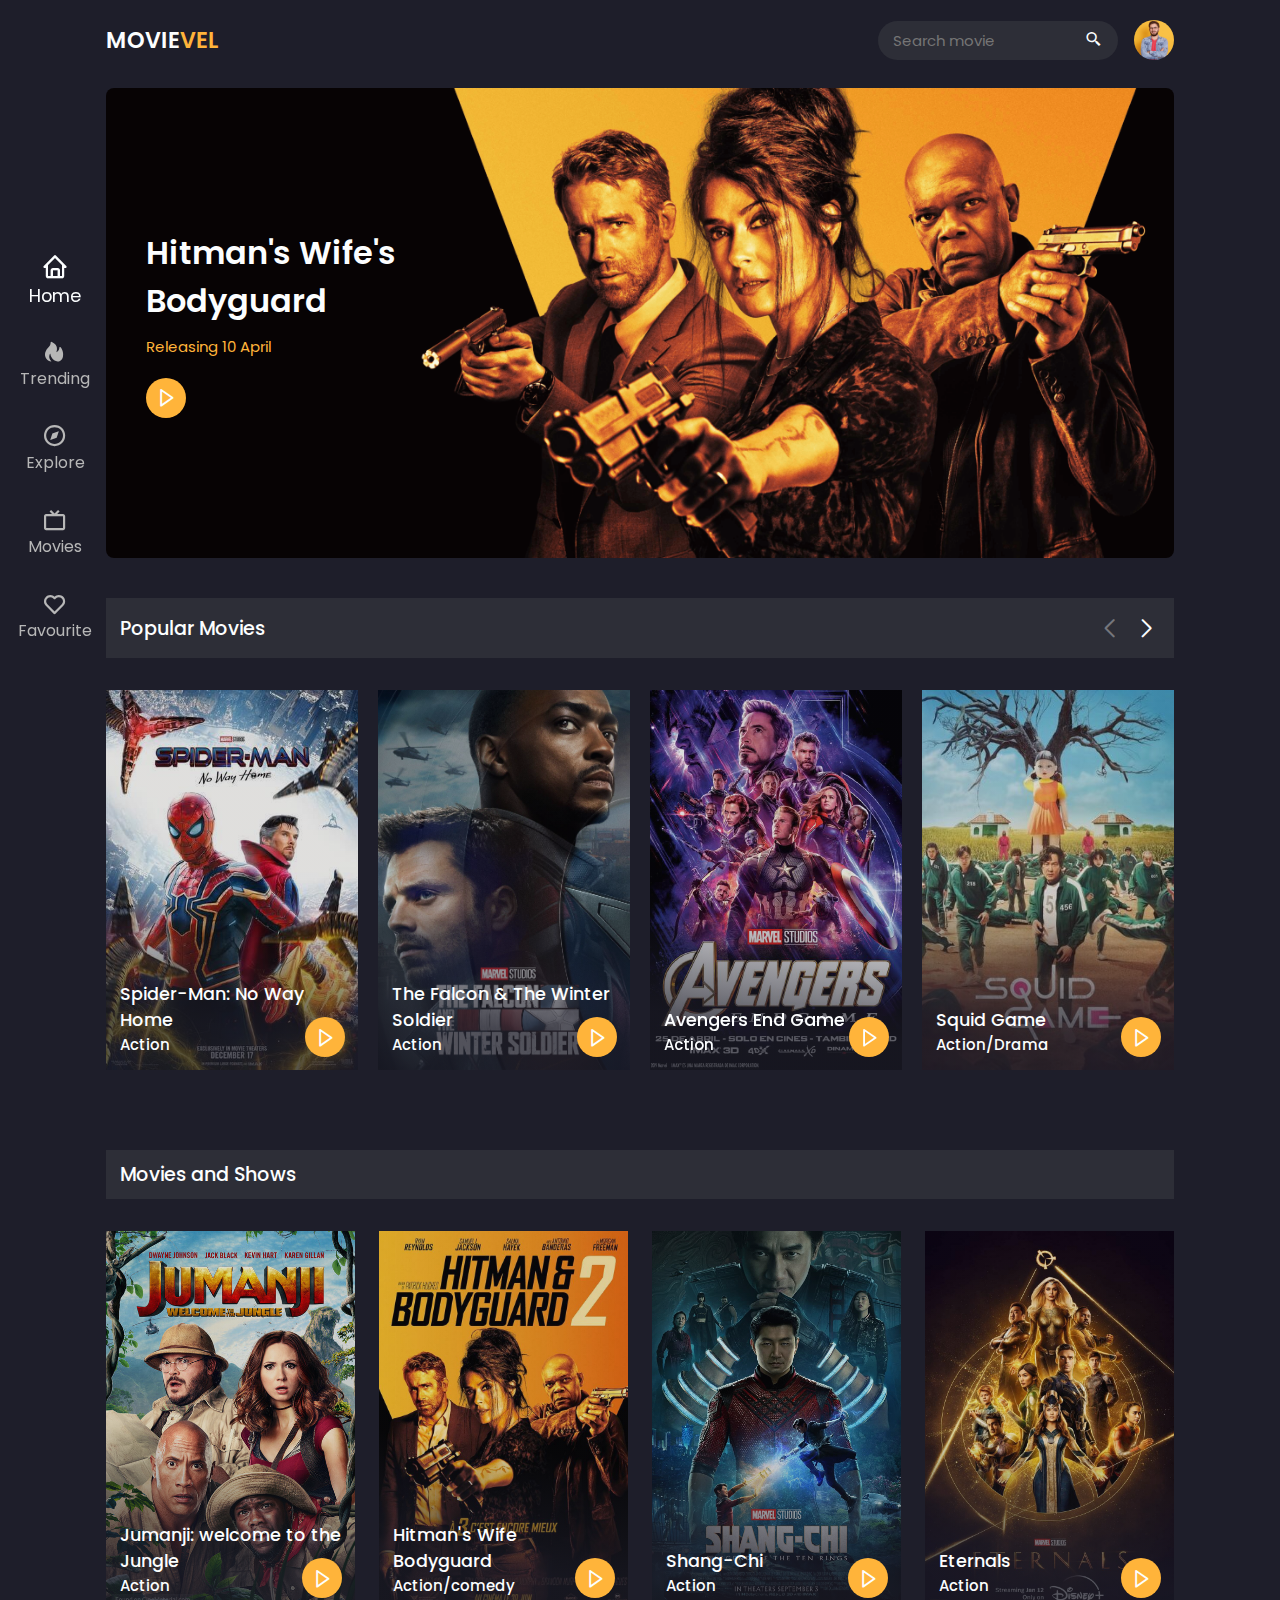
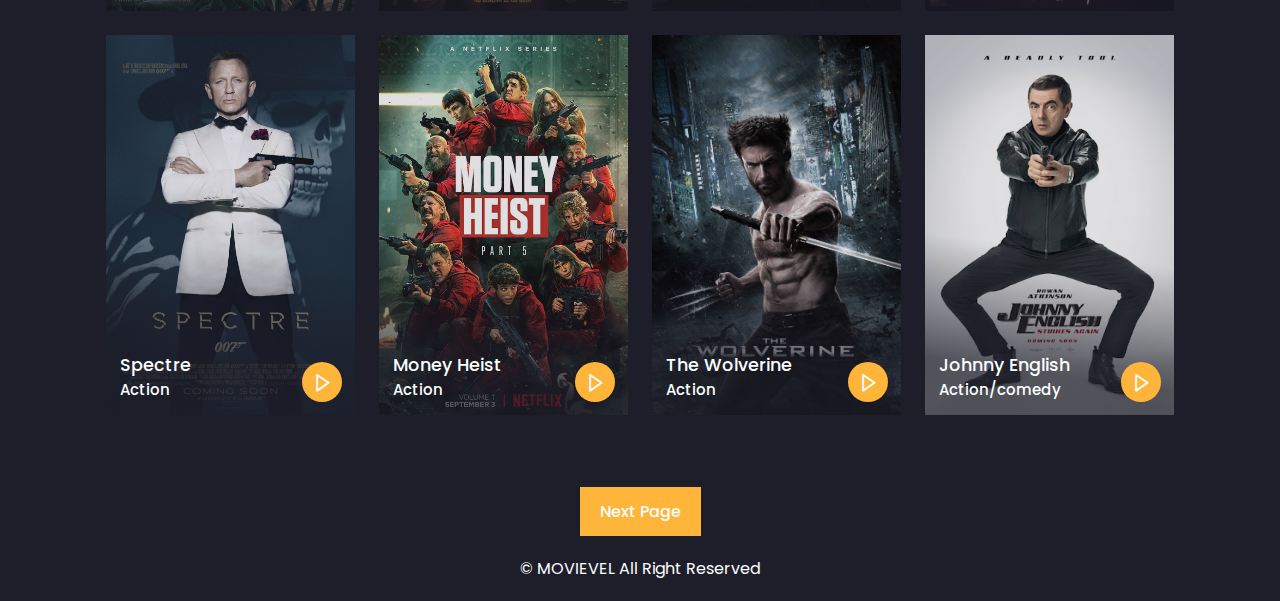
<file: index.html>
<!DOCTYPE html>
<html lang="en">

<head>
  <meta charset="UTF-8" />
  <meta http-equiv="X-UA-Compatible" content="IE=edge" />
  <meta name="viewport" content="width=device-width, initial-scale=1.0" />
  <title>responsive Moviews Website</title>
  <!-- Link to CSS -->
  <link rel="stylesheet" href="css/style.css" />
  <!-- Link Swiper CSS -->
  <link rel="stylesheet" href="css/swiper-bundle.min.css">
  <!-- Fav Icon -->
  <link rel="shortcut icon" href="img/fav-icon.png" />
  <!-- Box Icons -->
  <link href="https://unpkg.com/boxicons@2.1.4/css/boxicons.min.css" rel="stylesheet" />
</head>

<body>
  <!-- Header -->
  <header>
    <!-- Nav -->
    <div class="nav container">
      <!-- Logo -->
      <a href="index.html" class="logo">
        Movie<span>Vel</span>
      </a>
      <div class="search-box">
        <input type="search" name="" id="search-input" placeholder="Search movie">
        <i class="bx bx-search-alt-2"></i>
      </div>
      <!-- User -->
      <a href="#" class="user">
        <img src="img/user.jpg" alt="" class="user-img">
      </a>
      <!-- NavBar -->
      <div class="navbar">
        <a href="#home" class="nav-link nav-active">
          <i class="bx bx-home"></i>
          <span class="nav-link-title">Home</span>
        </a>
        <a href="#popular" class="nav-link">
          <i class="bx bxs-hot"></i>
          <span class="nav-link-title">Trending</span>
        </a>
        <a href="#movies" class="nav-link">
          <i class="bx bx-compass"></i>
          <span class="nav-link-title">Explore</span>
        </a>
        <a href="play-page.html" class="nav-link">
          <i class="bx bx-tv"></i>
          <span class="nav-link-title">Movies</span>
        </a>
        <a href="#home" class="nav-link">
          <i class="bx bx-heart"></i>
          <span class="nav-link-title">Favourite</span>
        </a>
      </div>
    </div>
  </header>
  <!-- Home -->
  <section class="home container" id="home">
    <!-- Home Image -->
    <img src="img/home-background.png" class="home-img">
    <!-- Home Text -->
    <div class="home-text">
      <h1 class="home-title">Hitman's Wife's <br> Bodyguard</h1>
      <p>Releasing 10 April</p>
      <a href="#" class="watch-btn">
        <i class="bx bx-right-arrow"></i>
      </a>
    </div>
  </section>
  <!-- Home End -->
  <!-- Popular Section Start  -->
  <section class="popular container" id="popular">
    <!-- Heading -->
    <div class="heading">
      <h2 class="heading-title">Popular Movies</h2>
      <!-- Swiper Buttons  -->
      <div class="swiper-btn">
        <div class="swiper-button-prev"></div>
        <div class="swiper-button-next"></div>
      </div>
    </div>
    <!-- Content -->
    <div class="popular-content swiper">
      <div class="swiper-wrapper">
        <!-- Movies Box 1 -->
        <div class="swiper-slide">
          <div class="movie-box">
            <img src="img/popular-movie-1.jpg" alt="" class="movie-box-img">
            <div class="box-text">
              <h2 class="movie-title">Spider-Man: No Way Home</h2>
              <span class="movie-type">Action</span>
              <a href="#" class="watch-btn play-btn">
                <i class="bx bx-right-arrow"></i>
              </a>
            </div>
          </div>
        </div>
        <!-- Movies Box 2 -->
        <div class="swiper-slide">
          <div class="movie-box">
            <img src="img/popular-movie-5.jpg" alt="" class="movie-box-img">
            <div class="box-text">
              <h2 class="movie-title">The Falcon & The Winter Soldier</h2>
              <span class="movie-type">Action</span>
              <a href="#" class="watch-btn play-btn">
                <i class="bx bx-right-arrow"></i>
              </a>
            </div>
          </div>
        </div>
        <!-- Movies Box 3 -->
        <div class="swiper-slide">
          <div class="movie-box">
            <img src="img/popular-movie-2.png" alt="" class="movie-box-img">
            <div class="box-text">
              <h2 class="movie-title">Avengers End Game</h2>
              <span class="movie-type">Action</span>
              <a href="#" class="watch-btn play-btn">
                <i class="bx bx-right-arrow"></i>
              </a>
            </div>
          </div>
        </div>
        <!-- Movies Box 4 -->
        <div class="swiper-slide">
          <div class="movie-box">
            <img src="img/popular-movie-4.jpg" alt="" class="movie-box-img">
            <div class="box-text">
              <h2 class="movie-title">Squid Game</h2>
              <span class="movie-type">Action/Drama</span>
              <a href="#" class="watch-btn play-btn">
                <i class="bx bx-right-arrow"></i>
              </a>
            </div>
          </div>
        </div>
        <!-- Movies Box 5 -->
        <div class="swiper-slide">
          <div class="movie-box">
            <img src="img/popular-movie-3.jpg" alt="" class="movie-box-img">
            <div class="box-text">
              <h2 class="movie-title">Loki</h2>
              <span class="movie-type">Action</span>
              <a href="#" class="watch-btn play-btn">
                <i class="bx bx-right-arrow"></i>
              </a>
            </div>
          </div>
        </div>
        <!-- Movies Box 6 -->
        <div class="swiper-slide">
          <div class="movie-box">
            <img src="img/popular-movie-6.jpg" alt="" class="movie-box-img">
            <div class="box-text">
              <h2 class="movie-title">Hawkeye</h2>
              <span class="movie-type">Action</span>
              <a href="#" class="watch-btn play-btn">
                <i class="bx bx-right-arrow"></i>
              </a>
            </div>
          </div>
        </div>
        <!-- Movies Box 7 -->
        <div class="swiper-slide">
          <div class="movie-box">
            <img src="img/popular-movie-7.jpg" alt="" class="movie-box-img">
            <div class="box-text">
              <h2 class="movie-title">Agents of S.H.I.E.L.D.</h2>
              <span class="movie-type">Action</span>
              <a href="#" class="watch-btn play-btn">
                <i class="bx bx-right-arrow"></i>
              </a>
            </div>
          </div>
        </div>
        <!-- Movies Box 8 -->
        <div class="swiper-slide">
          <div class="movie-box">
            <img src="img/popular-movie-8.jpg" alt="" class="movie-box-img">
            <div class="box-text">
              <h2 class="movie-title">The Flash</h2>
              <span class="movie-type">Action</span>
              <a href="#" class="watch-btn play-btn">
                <i class="bx bx-right-arrow"></i>
              </a>
            </div>
          </div>
        </div>
      </div>
    </div>
  </section>
  <!-- Popular Section End  -->

  <!-- Movies Section Start -->
  <section class="movies container" id="movies">
    <!-- Headig -->
    <div class="heading">
      <h2 class="heading-title">Movies and Shows</h2>
    </div>
    <div class="movies-content">
      <!-- Movies Box 1 -->
      <div class="movie-box">
        <img src="img/movie-1.jpg" alt="" class="movie-box-img">
        <div class="box-text">
          <h2 class="movie-title">Jumanji: welcome to the Jungle</h2>
          <span class="movie-type">Action</span>
          <a href="play-page.html" class="watch-btn play-btn">
            <i class="bx bx-right-arrow"></i>
          </a>
        </div>
      </div>
      <!-- Movies Box 2 -->
      <div class="movie-box">
        <img src="img/movie-2.jpg" alt="" class="movie-box-img">
        <div class="box-text">
          <h2 class="movie-title">Hitman's Wife Bodyguard</h2>
          <span class="movie-type">Action/comedy</span>
          <a href="#" class="watch-btn play-btn">
            <i class="bx bx-right-arrow"></i>
          </a>
        </div>
      </div>
      <!-- Movies Box 3 -->
      <div class="movie-box">
        <img src="img/movie-3.jpg" alt="" class="movie-box-img">
        <div class="box-text">
          <h2 class="movie-title">Shang-Chi</h2>
          <span class="movie-type">Action</span>
          <a href="#" class="watch-btn play-btn">
            <i class="bx bx-right-arrow"></i>
          </a>
        </div>
      </div>
      <!-- Movies Box 4 -->
      <div class="movie-box">
        <img src="img/movie-4.jpg" alt="" class="movie-box-img">
        <div class="box-text">
          <h2 class="movie-title">Eternals</h2>
          <span class="movie-type">Action</span>
          <a href="#" class="watch-btn play-btn">
            <i class="bx bx-right-arrow"></i>
          </a>
        </div>
      </div>
      <!-- Movies Box 5 -->
      <div class="movie-box">
        <img src="img/movie-5.jpg" alt="" class="movie-box-img">
        <div class="box-text">
          <h2 class="movie-title">Spectre</h2>
          <span class="movie-type">Action</span>
          <a href="#" class="watch-btn play-btn">
            <i class="bx bx-right-arrow"></i>
          </a>
        </div>
      </div>
      <!-- Movies Box 6 -->
      <div class="movie-box">
        <img src="img/movie-6.jpg" alt="" class="movie-box-img">
        <div class="box-text">
          <h2 class="movie-title">Money Heist</h2>
          <span class="movie-type">Action</span>
          <a href="#" class="watch-btn play-btn">
            <i class="bx bx-right-arrow"></i>
          </a>
        </div>
      </div>
      <!-- Movies Box 7 -->
      <div class="movie-box">
        <img src="img/movie-7.jpg" alt="" class="movie-box-img">
        <div class="box-text">
          <h2 class="movie-title">The Wolverine</h2>
          <span class="movie-type">Action</span>
          <a href="#" class="watch-btn play-btn">
            <i class="bx bx-right-arrow"></i>
          </a>
        </div>
      </div>
      <!-- Movies Box 8 -->
      <div class="movie-box">
        <img src="img/movie-8.jpg" alt="" class="movie-box-img">
        <div class="box-text">
          <h2 class="movie-title">Johnny English</h2>
          <span class="movie-type">Action/comedy</span>
          <a href="#" class="watch-btn play-btn">
            <i class="bx bx-right-arrow"></i>
          </a>
        </div>
      </div>
    </div>
  </section>
  <!-- Movies Section End -->
  <!-- Next Page -->
  <div class="next-page">
    <a href="#" class="next-btn">Next Page</a>
  </div>
  <!-- Copyright -->
  <div class="copyright">
    <p>&#169; MOVIEVEL All Right Reserved</p>
  </div>

  <!-- Link Swiper JS -->
  <script src="js/swiper-bundle.min.js"></script>
  <!-- Link To JS -->
  <script src="js/main.js"></script>
</body>
</html>
</file>
<file: css/style.css>
/* Google Fonts */
@import url("https://fonts.googleapis.com/css2?family=Poppins:wght@400;500;600;700&display=swap");

* {
   font-family: "Poppins", sans-serif;
   margin: 0;
   padding: 0;
   scroll-behavior: smooth;
   box-sizing: border-box;
   scroll-padding-top: 2rem;
}

/* Some Variables */
:root {
   --main-color: #ffb43a;
   --hover-color: hsl(37, 94%, 57%);
   --body-color: #1e1e2a;
   --text-color: #fcfeff;
   --container-color: #2d2e37;
}

/* Custom Scroll Bar  */

html::-webkit-scrollbar {
   width: 0.5rem;
   background: transparent;
}

html::-webkit-scrollbar-thumb {
   background: var(--main-color);
}

/* Selection Color */
::selection {
   background: var(--main-color);
   color: var(--text-color);
}

a {
   text-decoration: none;
}

li {
   list-style: none;
}

section {
   padding: 3rem 0 2rem;
}

img {
   width: 100%;
}

.bx {
   cursor: pointer;
}

body {
   background: var(--body-color);
   color: var(--text-color);
}

.container {
   max-width: 1068px;
   margin: auto;
   width: 100%;
}

.header {
   position: fixed;
   top: 0;
   left: 0;
   width: 100%;
   background: var(--body-color);
   z-index: 100;
}

/* Nav */
.nav {
   display: flex;
   align-items: center;
   justify-content: center;
   padding: 20px 0;
}

/* Logo */
.logo {
   font-size: 1.4rem;
   color: var(--text-color);
   font-weight: 600;
   text-transform: uppercase;
   margin: 0 auto 0 0;
}

.logo span {
   color: var(--main-color);
}

/* Search Box */
.search-box {
   max-width: 240px;
   width: 100%;
   display: flex;
   align-items: center;
   column-gap: 0.7rem;
   padding: 8px 15px;
   background: var(--container-color);
   border-radius: 4rem;
   margin-right: 1rem;
}

.search-box .bx {
   font-size: 1.1rem;
}

.search-box .bx:hover {
   color: var(--main-color);
}

#search-input {
   width: 100%;
   border: none;
   outline: none;
   color: var(--text-color);
   background: transparent;
   font-size: 0.938rem;
}

.user {
   display: flex;
}

.user-img {
   width: 40px;
   height: 40px;
   border-radius: 50%;
   object-fit: cover;
   object-position: center;
}

.navbar {
   position: fixed;
   top: 50%;
   transform: translateY(-50%);
   left: 18px;
   display: flex;
   flex-direction: column;
   row-gap: 2.1rem;
}

.nav-link {
   display: flex;
   flex-direction: column;
   align-items: center;
   color: #b7b7b7;
}

.nav-link:hover,
.nav-active {
   color: var(--tex-color);
   transition: 0.3s all linear;
   transform: scale(1.1);
}

.nav-link .bx {
   font-size: 1.6rem;
}

.home {
   position: relative;
   min-height: 470px;
   display: flex;
   align-items: center;
   border-radius: 0.5rem;
}

.home-img {
   position: absolute;
   width: 100%;
   height: 100%;
   z-index: -1;
   object-fit: cover;
   border-radius: 0.5rem;
}

.home-text {
   padding-left: 40px;
}

.home-title {
   font-size: 2rem;
   font-weight: 600;
}

.home-text p {
   font-size: 0.938rem;
   margin: 10px 0 20px;
   color: var(--main-color);
}

.watch-btn {
   display: flex;
   align-items: center;
   column-gap: 0.8rem;
   color: var(--text-color);
}

.watch-btn .bx {
   font-size: 21px;
   background: var(--main-color);
   width: 40px;
   height: 40px;
   border-radius: 50%;
   display: flex;
   align-items: center;
   justify-content: center;
}

.watch-btn .bx:hover {
   background: var(--hover-color);
}

.watch-btn span {
   font-size: 1rem;
   font-weight: 400;
}

.heading {
   display: flex;
   align-items: center;
   justify-content: space-between;
   background-color: var(--container-color);
   padding: 8px 14px;
   border: 1px solid hsl(200, 100%, 99% / 5%);
   margin-bottom: 2rem;
}

.heading-title {
   font-size: 1.2rem;
   font-weight: 500;
}

/* Movie Box */
.movie-box {
   position: relative;
   width: 100%;
   height: 380px;
   overflow: hidden;
}

.movie-box-img {
   width: 100%;
   height: 100%;
   object-fit: cover;
}

.movie-box .box-text {
   position: absolute;
   bottom: 0;
   left: 0;
   width: 100%;
   height: 100%;
   display: flex;
   flex-direction: column;
   justify-content: flex-end;
   padding: 14px;
   background: linear-gradient(8deg, hsl(240 17% 14% / 74%) 14%, hsl(240 17% 14% / 14%) 44%);
   overflow: hidden;
}

.movie-title {
   font-size: 1.1rem;
   font-weight: 500;
}

.movie-type {
   font-size: 0.938rem;
   font-weight: 500;
}

.play-btn {
   position: absolute;
   bottom: 0.8rem;
   right: 0.8rem;
}

/* Swiper Btns */
.swiper-btn {
   display: flex;
}

.swiper-button-next,
.swiper-button-prev {
   position: static !important;
   margin: 0 0 0 10px !important;
   color: red;
}

.swiper-button-next::after,
.swiper-button-prev::after {
   color: var(--text-color);
   font-size: 18px !important;
   font-weight: 700;
}

/* Movies */

.movies .heading {
   padding: 10px 14px;
}

.movies-content {
   display: grid;
   grid-template-columns: repeat(auto-fit, minmax(247px, 1fr));
   gap: 1.5rem;
}

.movies-content .movie-box:hover .movie-box-img {
   transform: scale(1.1);
   transition: 0.5s;
}

.next-page {
   display: flex;
   align-items: center;
   justify-content: center;
   margin-top: 2.5rem;
}

.next-btn {
   background: var(--main-color);
   padding: 12px 20px;
   color: var(--tex-color);
   font-weight: 500;
}

.next-btn:hover {
   background: var(--hover-color);
   transition: 0.3s all linear;
}

/* Copyright */
.copyright {
   text-align: center;
   padding: 20px;
}

/* Play Container */
.play-container {
   position: relative;
   min-height: 540px;
}

.play-img {
   position: absolute;
   width: 100%;
   height: 100%;
   object-position: center;
   z-index: -1;
}

.play-text {
   position: absolute;
   bottom: 0;
   left: 0;
   width: 100%;
   height: 100%;
   display: flex;
   flex-direction: column;
   justify-content: flex-end;
   padding: 40px;
   background: linear-gradient(8deg, hsl(240 17% 14% / 74%) 14%, hsl(240 17% 14% / 14%) 44%);
}

.play-text h2 {
   font-size: 1.6rem;
   font-weight: 600;
}

.rating {
   display: flex;
   align-items: center;
   column-gap: 2px;
   font-size: 1.1rem;
   color: var(--main-color);
}

.tags {
   display: flex;
   align-items: center;
   column-gap: 8px;
   margin: 1rem 0;
}

.tags span {
   background: var(--container-color);
   padding: 0 4px;
}

.play-movie {
   position: absolute;
   bottom: 18rem;
   right: 10rem;
   display: flex !important;
   align-items: center;
   justify-content: center;
   width: 45px;
   height: 45px;
   border-radius: 50%;
   background-color: var(--main-color);
   font-size: 24px;
   animation: animate 2s linear infinite;
}

@keyframes animate {
   0% {
      box-shadow: 0 0 0 rgb(255, 180, 58, 0.7);
   }

   40% {
      box-shadow: 0 0 0 50px rgb(255, 193, 7, 0);
   }

   80% {
      box-shadow: 0 0 0 50px rgb(255, 193, 7, 0);
   }

   100% {
      box-shadow: 0 0 0 rgb(255, 193, 7, 0);
   }
}

.video-container {
   position: fixed;
   top: 0;
   left: 0;
   display: none;
   align-items: center;
   justify-content: center;
   width: 100%;
   height: 100vh;
   background: hsl(234 10% 20% / 60%);
   z-index: 400;
}

.video-box {
   position: relative;
   width: 82%;
}

.video-container.show-video {
   display: flex;
}

.video-box #myvideo {
   width: 100%;
   aspect-ratio: 16/9;
}

.close-video {
   position: absolute;
   top: -3rem;
   right: 0;
   font-size: 40px;
   color: var(--main-color);
}

.about-movie {
   margin-top: 2rem !important;
}

.about-movie h2 {
   font-size: 1.4rem;
   font-weight: 600;
   color: var(--main-color);
}

.about-movie p {
   max-width: 600px;
   font-size: 0.938rem;
   margin: 10px 0;
}

/* Cast */
.cast-heading {
   font-size: 1.2rem;
   font-weight: 600;
   margin-bottom: 1rem;
   color: var(--main-color);
}

.cast {
   display: grid;
   grid-template-columns: repeat(auto-fit, minmax(150px, 1fr));
   gap: 1rem;
}

.download {
   max-width: 800px;
   margin: auto;
   display: grid;
   justify-content: center;
   margin-top: 2rem;
}

.download-title {
   text-align: center;
   font-size: 1.4rem;
   font-weight: 500;
   margin: 1.6rem 0;
   color: var(--main-color);
}

.download-links {
   display: grid;
   grid-template-columns: repeat(3, 1fr);
   gap: 10px;
   margin-bottom: 2rem;
}

.download-links a {
   text-align: center;
   background-color: var(--main-color);
   padding: 12px 24px;
   color: var(--body-color);
   letter-spacing: 1px;
   font-weight: 500;
}

.download-links a:hover {
   background: var(--hover-color);
}

@media (max-width: 1170px) {
   .navbar {
      z-index: 99;
      bottom: 0;
      left: 0;
      right: 0;
      top: auto;
      transform: translate(0);
      flex-direction: row;
      justify-content: space-evenly;
      row-gap: 1px;
      padding: 10px;
      border-top: 1px solid hsl(200 100% 99% / 5%);
      background: linear-gradient(8deg, hsl(240 17% 14% / 100%) 5%, hsl(240 17% 14%/ 90%) 100%);
   }

   .nav-link .bx {
      font-size: 1.5rem;
   }

   .copyright {
      margin-bottom: 4rem;
   }
}

@media (max-width: 1060px) {
   .container {
      margin: 0 auto;
      width: 95%;
   }
}

@media (max-width: 991px) {
   .movie-box {
      height: 340px;
   }

   .movies-content {
      grid-template-columns: repeat(auto-fit, minmax(214px, 1fr));
   }
}

@media (max-width: 888px) {
   .nav {
      display: flex;
      align-items: center;
      justify-content: center;
      padding: 14px;
   }

   .home {
      min-height: 440px;
   }

   .home-text {
      padding-left: 25px;
   }

   .home-title {
      font-size: 1.6rem;
   }

   .watch-btn span {
      font-size: 0.9rem;
      font-weight: 400;
   }

   .movie-title {
      font-size: 1rem;
      padding-right: 30px;
   }

   .play-container {
      min-height: 440px;
      margin-top: 4rem !important;
   }

   .play-container .play-img {
      object-fit: cover;
   }

   .play-movie {
      bottom: 14rem;
      right: 4rem;
   }

   .cast {
      justify-content: center;
   }
}

/* For medium Tablet  */
@media (max-width: 768px) {
   .nav {
      padding: 11px 0;
   }

   .logo {
      font-size: 1.2rem;
   }

   section {
      padding: 2rem 0;
   }

   .home-img {
      object-position: left;
   }

   .movie-type {
      font-size: 0.875rem;
      margin-top: 2px;
   }

   .tags span,
   .about-movie p {
      font-size: 0.875rem;
   }

   p {
      font-size: 0.875rem;
   }

   .play-text h2,
   .about-movie h2 {
      font-size: 1.3rem;
   }

   .play-movie {
      bottom: 10rem;
      right: 2rem;
   }
}

@media (max-width: 514px) {
   .home {
      min-height: 380px;
   }

   .heading {
      padding: 2px 14px;
   }

   .heading-title {
      font-size: 1rem;
   }

   .play-text {
      padding: 20px;
   }

   .play-movie {
      bottom: 4rem;
   }

   .video-box {
      width: 94%;
   }

   .cast-heading {
      font-size: 1.1rem;
   }

   .cast-title {
      font-size: 0.9rem;
   }
}

@media (max-width: 408px) {
   * {
      scroll-padding-top: 5rem;
   }

   .nav {
      display: grid;
      grid-template-columns: 1fr;
      grid-template-rows: 1fr 1fr;
      row-gap: 5px;
   }

   .search-box {
      max-width: 100%;
      width: 100%;
      border-radius: 4px;
      order: 3;
      grid-column-start: 1;
      grid-column-end: 3;
   }

   .home {
      min-height: 440px;
   }

   .movie-box {
      height: 300px;
   }

   .movies-content {
      grid-template-columns: repeat(auto-fit, minmax(150px, 1fr));
      gap: 1rem;
   }
}

@media (max-width: 378px) {
   .home {
      min-height: 300px;
   }

   .movie-box {
      height: 285px;
   }

   .user-img,
   .watch-btn .bx {
      width: 35px;
      height: 35px;
   }

   .navbar {
      justify-content: space-around;
      padding: 8px 0;
   }

   .watch-btn .bx {
      font-size: 1.4rem;
   }

   .about-movie p {
      text-align: justify;
   }

   .download-links {
       grid-template-columns: 1fr;
   }

   .nav-link-title {
      font-size: 13px;
   }
}
</file>
